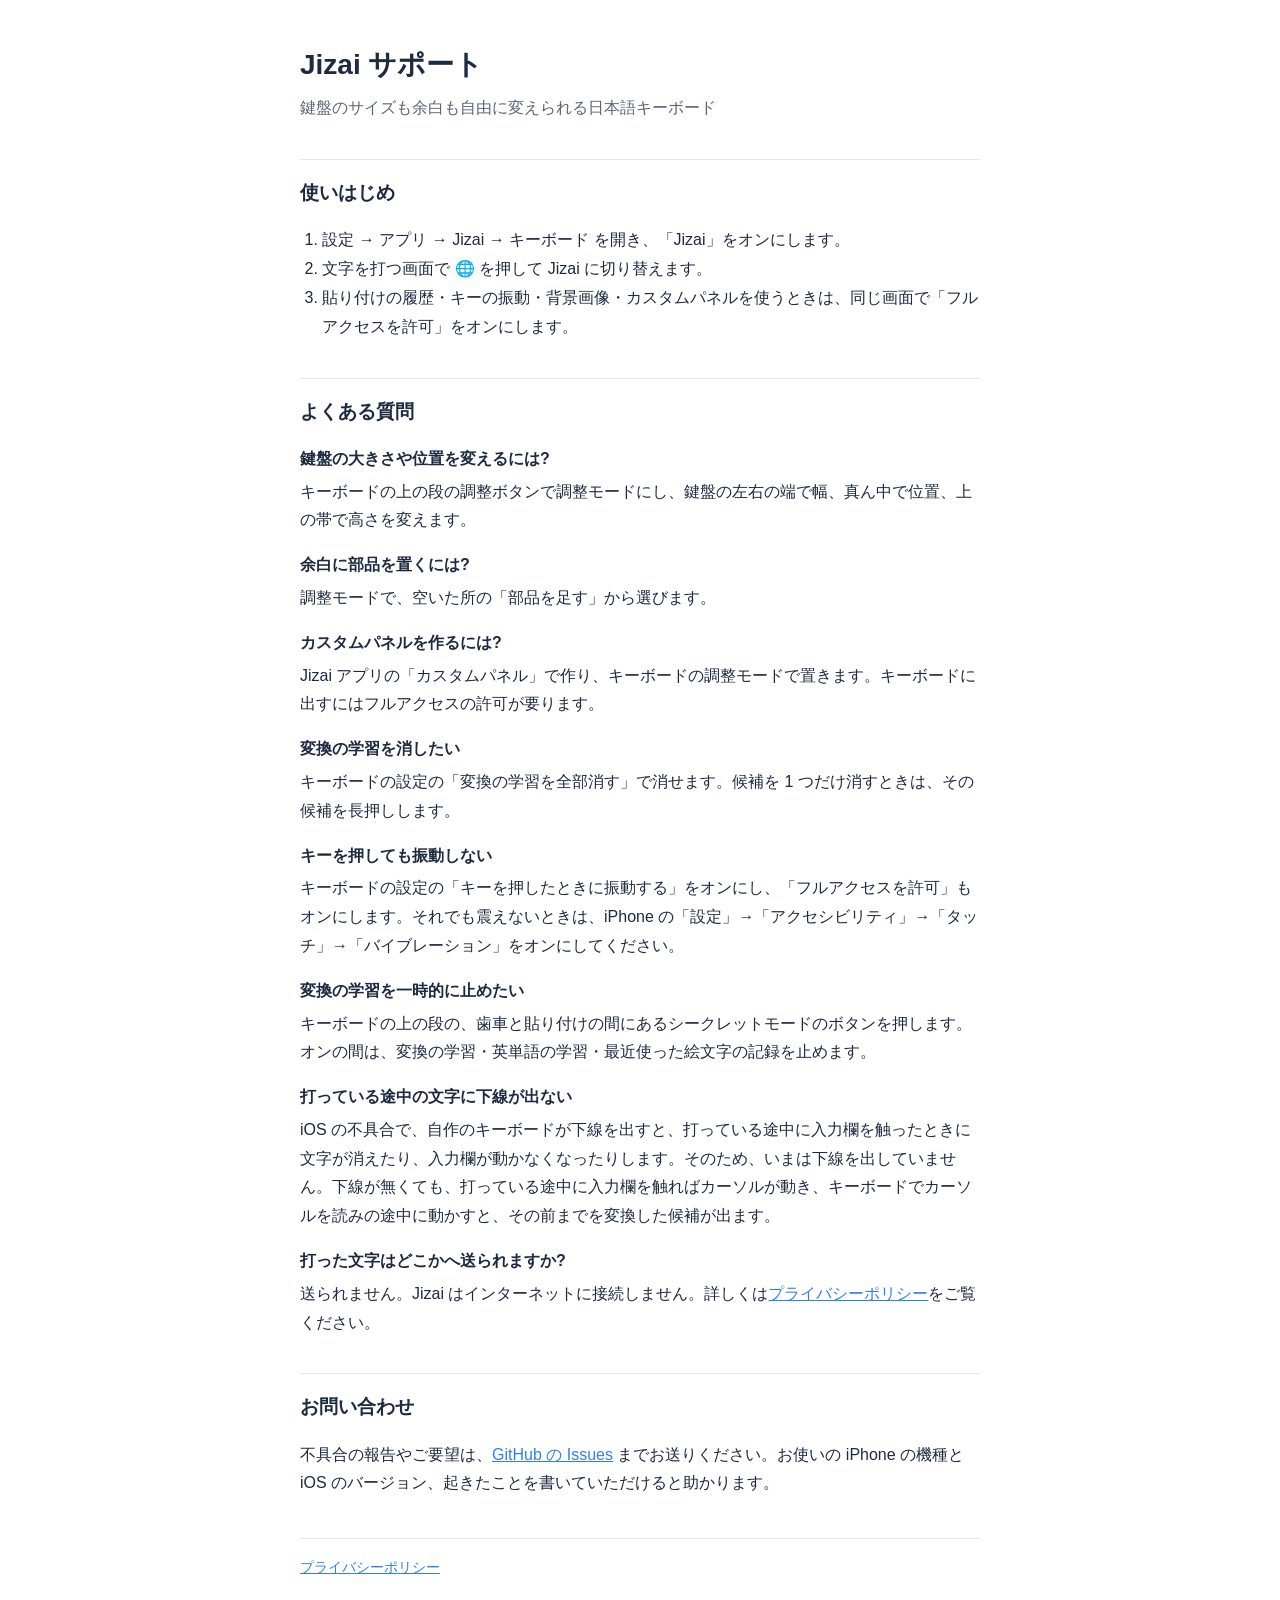
<file: index.html>
<!doctype html>
<html lang="ja">
<head>
<meta charset="utf-8">
<meta name="viewport" content="width=device-width, initial-scale=1">
<title>Jizai サポート</title>
<link rel="stylesheet" href="style.css">
</head>
<body>
<main>
<header>
<h1>Jizai サポート</h1>
<p>鍵盤のサイズも余白も自由に変えられる日本語キーボード</p>
</header>

<h2>使いはじめ</h2>
<ol>
<li>設定 → アプリ → Jizai → キーボード を開き、「Jizai」をオンにします。</li>
<li>文字を打つ画面で 🌐 を押して Jizai に切り替えます。</li>
<li>貼り付けの履歴・キーの振動・背景画像・カスタムパネルを使うときは、同じ画面で「フルアクセスを許可」をオンにします。</li>
</ol>

<h2>よくある質問</h2>
<dl>
<dt>鍵盤の大きさや位置を変えるには?</dt>
<dd>キーボードの上の段の調整ボタンで調整モードにし、鍵盤の左右の端で幅、真ん中で位置、上の帯で高さを変えます。</dd>
<dt>余白に部品を置くには?</dt>
<dd>調整モードで、空いた所の「部品を足す」から選びます。</dd>
<dt>カスタムパネルを作るには?</dt>
<dd>Jizai アプリの「カスタムパネル」で作り、キーボードの調整モードで置きます。キーボードに出すにはフルアクセスの許可が要ります。</dd>
<dt>変換の学習を消したい</dt>
<dd>キーボードの設定の「変換の学習を全部消す」で消せます。候補を 1 つだけ消すときは、その候補を長押しします。</dd>
<dt>キーを押しても振動しない</dt>
<dd>キーボードの設定の「キーを押したときに振動する」をオンにし、「フルアクセスを許可」もオンにします。それでも震えないときは、iPhone の「設定」→「アクセシビリティ」→「タッチ」→「バイブレーション」をオンにしてください。</dd>
<dt>変換の学習を一時的に止めたい</dt>
<dd>キーボードの上の段の、歯車と貼り付けの間にあるシークレットモードのボタンを押します。オンの間は、変換の学習・英単語の学習・最近使った絵文字の記録を止めます。</dd>
<dt>打っている途中の文字に下線が出ない</dt>
<dd>iOS の不具合で、自作のキーボードが下線を出すと、打っている途中に入力欄を触ったときに文字が消えたり、入力欄が動かなくなったりします。そのため、いまは下線を出していません。下線が無くても、打っている途中に入力欄を触ればカーソルが動き、キーボードでカーソルを読みの途中に動かすと、その前までを変換した候補が出ます。</dd>
<dt>打った文字はどこかへ送られますか?</dt>
<dd>送られません。Jizai はインターネットに接続しません。詳しくは<a href="privacy.html">プライバシーポリシー</a>をご覧ください。</dd>
</dl>

<h2>お問い合わせ</h2>
<p>不具合の報告やご要望は、<a href="https://github.com/asagirin7/jizai-support/issues">GitHub の Issues</a> までお送りください。お使いの iPhone の機種と iOS のバージョン、起きたことを書いていただけると助かります。</p>

<nav><a href="privacy.html">プライバシーポリシー</a></nav>
</main>
</body>
</html>
</file>
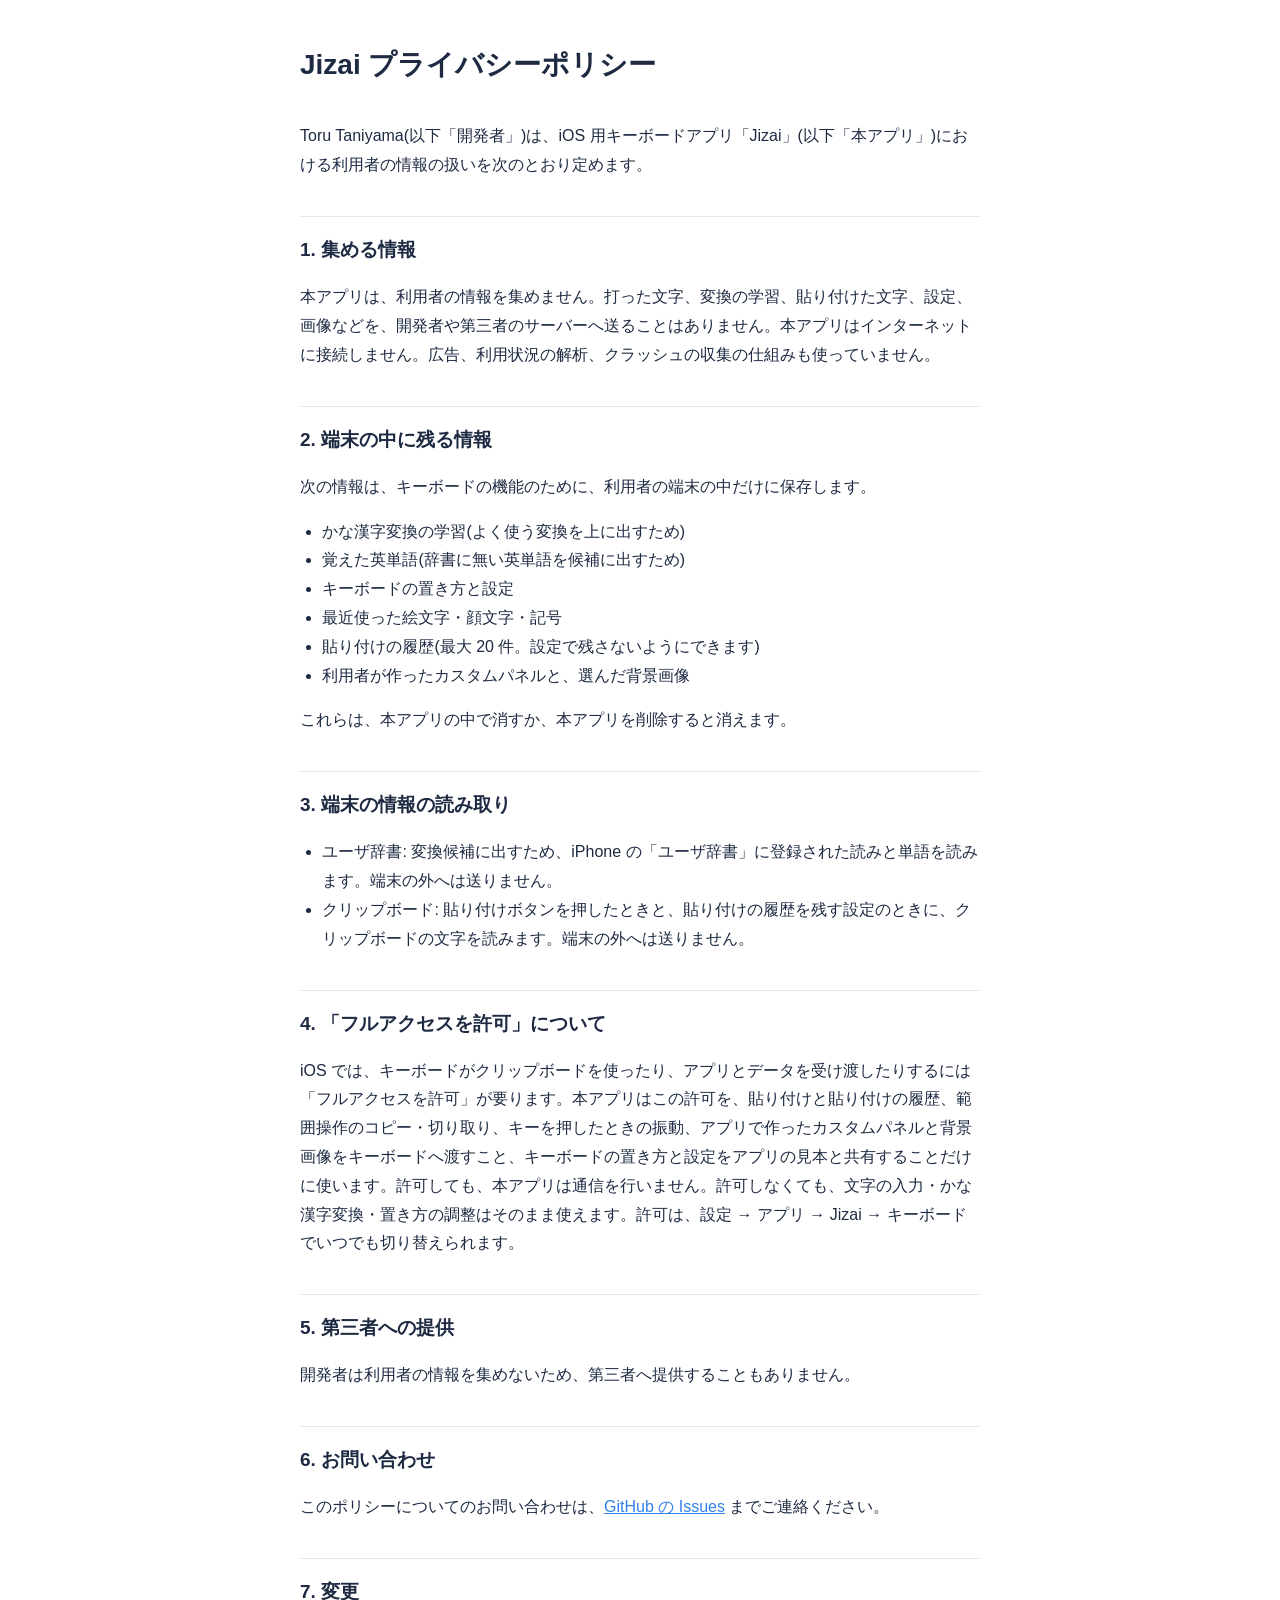
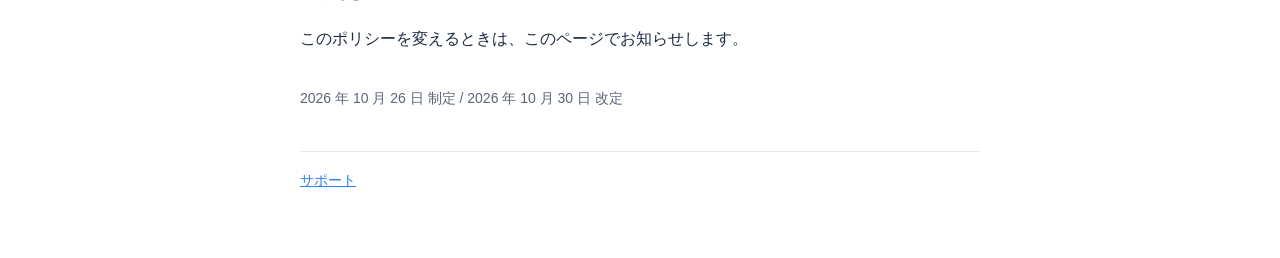
<file: privacy.html>
<!doctype html>
<html lang="ja">
<head>
<meta charset="utf-8">
<meta name="viewport" content="width=device-width, initial-scale=1">
<title>Jizai プライバシーポリシー</title>
<link rel="stylesheet" href="style.css">
</head>
<body>
<main>
<header>
<h1>Jizai プライバシーポリシー</h1>
</header>

<p>Toru Taniyama(以下「開発者」)は、iOS 用キーボードアプリ「Jizai」(以下「本アプリ」)における利用者の情報の扱いを次のとおり定めます。</p>

<h2>1. 集める情報</h2>
<p>本アプリは、利用者の情報を集めません。打った文字、変換の学習、貼り付けた文字、設定、画像などを、開発者や第三者のサーバーへ送ることはありません。本アプリはインターネットに接続しません。広告、利用状況の解析、クラッシュの収集の仕組みも使っていません。</p>

<h2>2. 端末の中に残る情報</h2>
<p>次の情報は、キーボードの機能のために、利用者の端末の中だけに保存します。</p>
<ul>
<li>かな漢字変換の学習(よく使う変換を上に出すため)</li>
<li>覚えた英単語(辞書に無い英単語を候補に出すため)</li>
<li>キーボードの置き方と設定</li>
<li>最近使った絵文字・顔文字・記号</li>
<li>貼り付けの履歴(最大 20 件。設定で残さないようにできます)</li>
<li>利用者が作ったカスタムパネルと、選んだ背景画像</li>
</ul>
<p>これらは、本アプリの中で消すか、本アプリを削除すると消えます。</p>

<h2>3. 端末の情報の読み取り</h2>
<ul>
<li>ユーザ辞書: 変換候補に出すため、iPhone の「ユーザ辞書」に登録された読みと単語を読みます。端末の外へは送りません。</li>
<li>クリップボード: 貼り付けボタンを押したときと、貼り付けの履歴を残す設定のときに、クリップボードの文字を読みます。端末の外へは送りません。</li>
</ul>

<h2>4. 「フルアクセスを許可」について</h2>
<p>iOS では、キーボードがクリップボードを使ったり、アプリとデータを受け渡したりするには「フルアクセスを許可」が要ります。本アプリはこの許可を、貼り付けと貼り付けの履歴、範囲操作のコピー・切り取り、キーを押したときの振動、アプリで作ったカスタムパネルと背景画像をキーボードへ渡すこと、キーボードの置き方と設定をアプリの見本と共有することだけに使います。許可しても、本アプリは通信を行いません。許可しなくても、文字の入力・かな漢字変換・置き方の調整はそのまま使えます。許可は、設定 → アプリ → Jizai → キーボード でいつでも切り替えられます。</p>

<h2>5. 第三者への提供</h2>
<p>開発者は利用者の情報を集めないため、第三者へ提供することもありません。</p>

<h2>6. お問い合わせ</h2>
<p>このポリシーについてのお問い合わせは、<a href="https://github.com/asagirin7/jizai-support/issues">GitHub の Issues</a> までご連絡ください。</p>

<h2>7. 変更</h2>
<p>このポリシーを変えるときは、このページでお知らせします。</p>

<p class="date">2026 年 10 月 26 日 制定 / 2026 年 10 月 30 日 改定</p>

<nav><a href="./">サポート</a></nav>
</main>
</body>
</html>
</file>
<file: style.css>
:root { color-scheme: light dark; --fg: #1d2a42; --bg: #fff; --muted: #5b6577; --line: #e3e6ec; }
@media (prefers-color-scheme: dark) { :root { --fg: #e8ecf3; --bg: #141b2a; --muted: #a3acbd; --line: #2a3448; } }
* { box-sizing: border-box; }
body { margin: 0; background: var(--bg); color: var(--fg); font: 16px/1.8 -apple-system, BlinkMacSystemFont, "Hiragino Sans", "Hiragino Kaku Gothic ProN", "Noto Sans JP", sans-serif; }
main { max-width: 720px; margin: 0 auto; padding: 40px 20px 64px; }
header { margin-bottom: 32px; }
header p { color: var(--muted); margin: 4px 0 0; }
h1 { font-size: 28px; margin: 0; }
h2 { font-size: 19px; margin: 36px 0 8px; padding-top: 16px; border-top: 1px solid var(--line); }
nav { margin-top: 40px; padding-top: 16px; border-top: 1px solid var(--line); color: var(--muted); font-size: 14px; }
a { color: #2f80ed; }
ul, ol { padding-left: 1.4em; }
dt { font-weight: 600; margin-top: 16px; }
dd { margin: 4px 0 0; }
.date { color: var(--muted); font-size: 14px; margin-top: 32px; }
</file>
